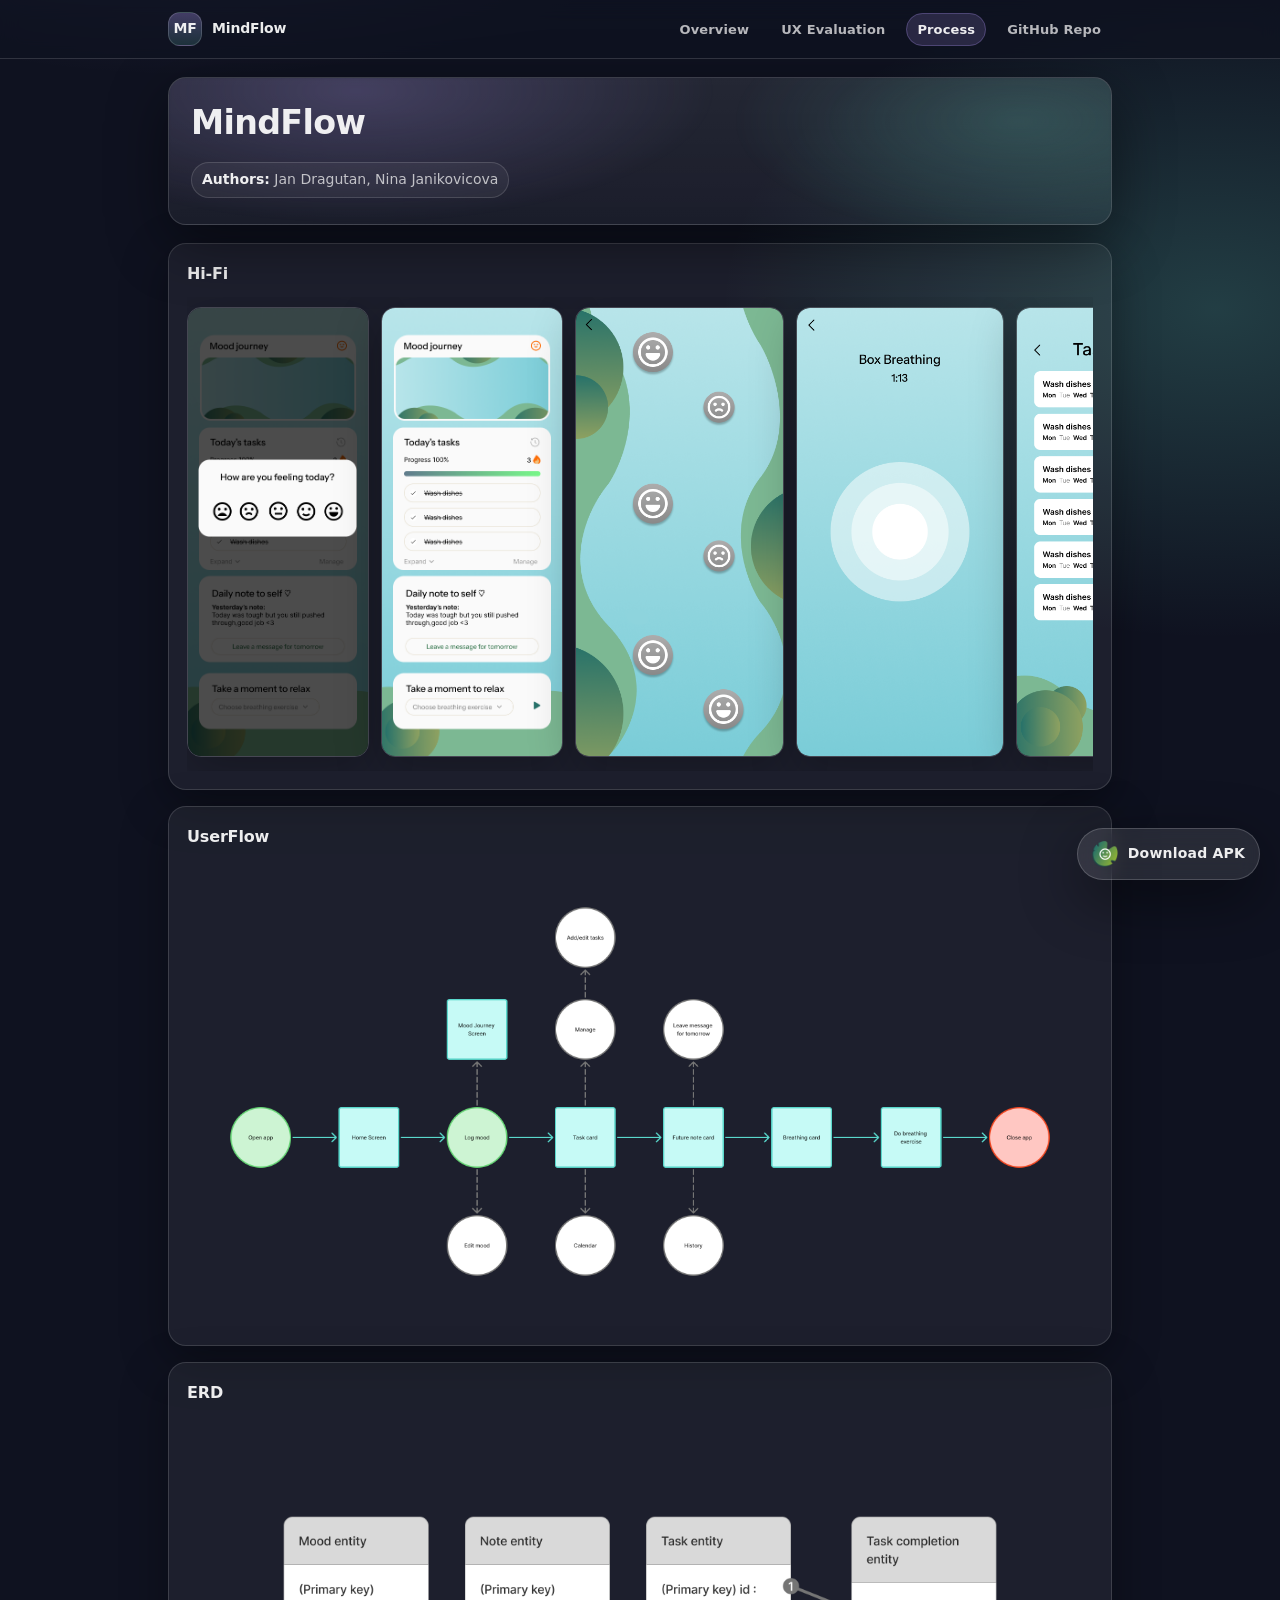
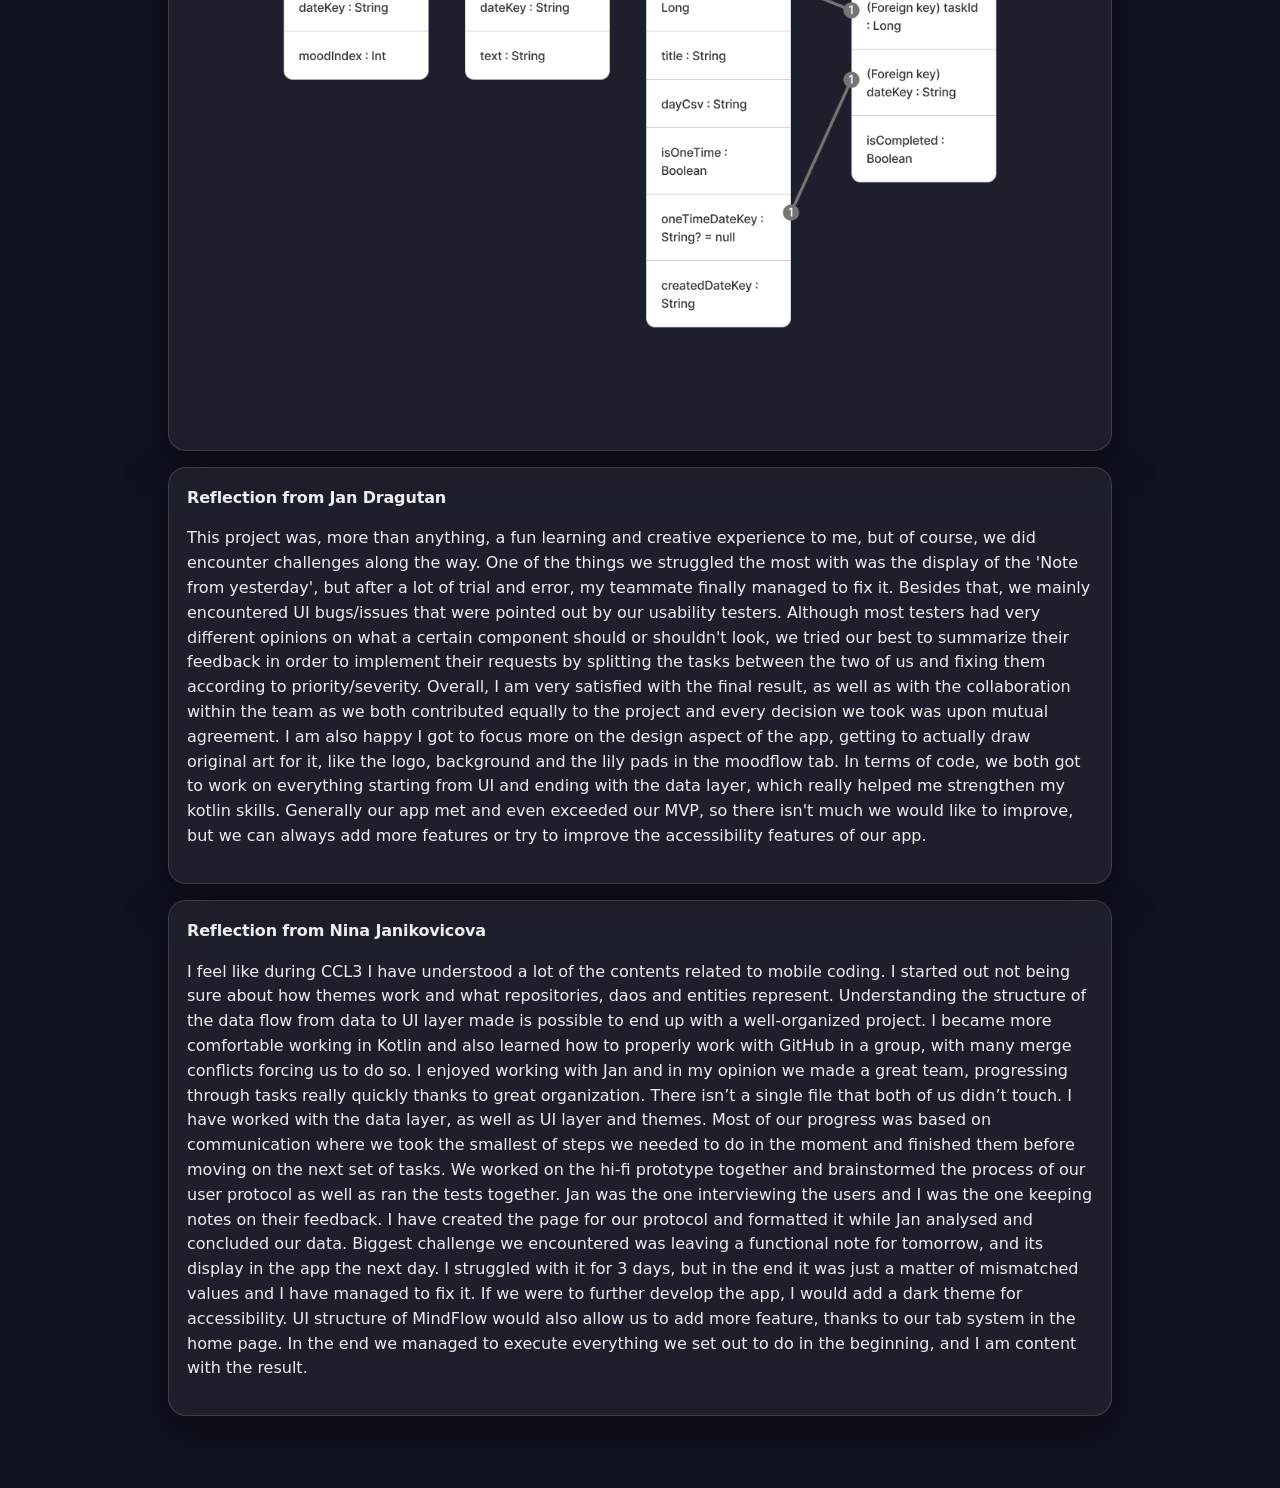
<file: docs/prcs.html>
<!DOCTYPE html>
<html lang="en">
<head>
    <meta charset="UTF-8">
    <meta name="viewport" content="width=device-width, initial-scale=1.0">
    <title>MindFlow App</title>
    <link rel="stylesheet" href="styles.css" />
</head>
<body>

    <!-- Navigation bar -->
    <nav aria-label="Primary navigation">
  <div class="nav-inner">
    <a class="brand" href="index.html">
      <div class="brand-mark">MF</div>
      <span>MindFlow</span>
    </a>

    <ul class="nav-links">
  <li><a href="index.html" >Overview</a></li>
  <li><a href="uee.html">UX Evaluation</a></li>
  <li><a href="prcs.html"aria-current="page" >Process</a></li>
  <li>
    <a
      href="https://github.com/IrisJPEG/IrisJPEG-CCL3-WS2025"
      target="_blank"
      rel="noopener noreferrer"
    >
      GitHub Repo
    </a>
  </li>
</ul>

  </div>
</nav>
<main>
        <header>
            <h1>MindFlow</h1>
            <p class="meta-pill"><strong>Authors:</strong> Jan Dragutan, Nina Janikovicova</p>
        </header>
 <section>
  <h2>Hi-Fi</h2>

 <div class="hifi-scroll" aria-label="Hi-Fi screens (scroll horizontally)">
  <img class="hifi-img" src="img/iPhone12.png" alt="iPhone 12 Screen" />
  <img class="hifi-img" src="img/iPhone9.png" alt="iPhone 9 Screen" />
  <img class="hifi-img" src="img/iPhone1.png" alt="iPhone 1 Screen" />
  <img class="hifi-img" src="img/iPhone2.png" alt="iPhone 2 Screen" />
  <img class="hifi-img" src="img/iPhone6.png" alt="iPhone 6 Screen" />
  <img class="hifi-img" src="img/iPhone8.png" alt="iPhone 8 Screen" />
  <img class="hifi-img" src="img/iPhone10.png" alt="iPhone 10 Screen" />
  <img class="hifi-img" src="img/iPhone7.png" alt="iPhone 7 Screen" />
</div>
 </section>
 <section>
<h2>UserFlow</h2>
  <!-- User flow stays below -->
  <div class="userflow-wrap">
    <img src="img/userflow.png" alt="User flow" class="userflow" />
  </div>
 </section>
 <section>
  <h2>ERD</h2>
  <!-- User flow stays below -->
  <div class="userflow-wrap">
    <img src="img/Sql_diagram.png" alt="User flow" class="userflow" />
  </div>
</section>
        <section>
            <h2>Reflection from Jan Dragutan</h2>
            <p>
                This project was, more than anything, a fun learning and creative experience to me, but of course,
                we did encounter challenges along the way. One of the things we struggled the most with was the display
                of the 'Note from yesterday', but after a lot of trial and error, my teammate finally managed to fix it. Besides
                that, we mainly encountered UI bugs/issues that were pointed out by our usability testers. Although most
                testers had very different opinions on what a certain component should or shouldn't look, we tried our best to summarize
                their feedback in order to implement their requests by splitting the tasks
                between the two of us and fixing them according to priority/severity. Overall, I am very satisfied with the final
                result, as well as with the collaboration within the team as we both contributed equally to the project and every decision we
                took was upon mutual agreement. I am also happy I got to focus more on the design aspect of the app, getting to
                actually draw original art for it, like the logo, background and the lily pads in the moodflow tab.
                In terms of code, we both got to work on everything starting from UI and ending with the data layer, which really helped me strengthen my kotlin skills.
                Generally our app met and even exceeded our MVP, so there isn't much we would like to improve, but we can always
                add more features or try to improve the accessibility features of our app.
            </p>
        </section>

        <section>
            <h2>Reflection from Nina Janikovicova</h2>
            <p>
                I feel like during CCL3 I have understood a lot of the contents related to mobile coding. I started out not being
                sure about how themes work and what repositories, daos and entities represent. Understanding the structure of the
                data flow from data to UI layer made is possible to end up with a well-organized project.  I became more
                comfortable working in Kotlin and also learned how to properly work with GitHub in a group, with many merge
                conflicts forcing us to do so. I enjoyed working with Jan and in my opinion we made a great team, progressing
                through tasks really quickly thanks to great organization. There isn’t a single file that both of us didn’t touch.
                I have worked with the data layer, as well as UI layer and themes. Most of our progress was based on communication
                where we took the smallest of steps we needed to do in the moment and finished them before moving on the next set
                of tasks. We worked on the hi-fi prototype together and brainstormed the process of our user protocol as well as
                ran the tests together. Jan was the one interviewing the users and I was the one keeping notes on their feedback.
                I have created the page for our protocol and formatted it while Jan analysed and concluded our data. Biggest
                challenge we encountered was leaving a functional note for tomorrow, and its display in the app the next day. I
                struggled with it for 3 days, but in the end it was just a matter of mismatched values and I have managed to fix
                it. If we were to further develop the app, I would add a dark theme for accessibility. UI structure of MindFlow
                would also allow us to add more feature, thanks to our tab system in the home page. In the end we managed to
                execute everything we set out to do in the beginning, and I am content with the result.
            </p>
        </section>
    </main>
<!-- Floating Download APK button -->
<a class="apk-fab"
   href="apk/MindFlow.apk"
   download="MindFlow.apk"
   aria-label="Download MindFlow APK">
  <img src="img/icon.png" alt="" class="apk-fab__icon" />
  <span class="apk-fab__text">Download APK</span>
</a>

</body>
</html>
</file>
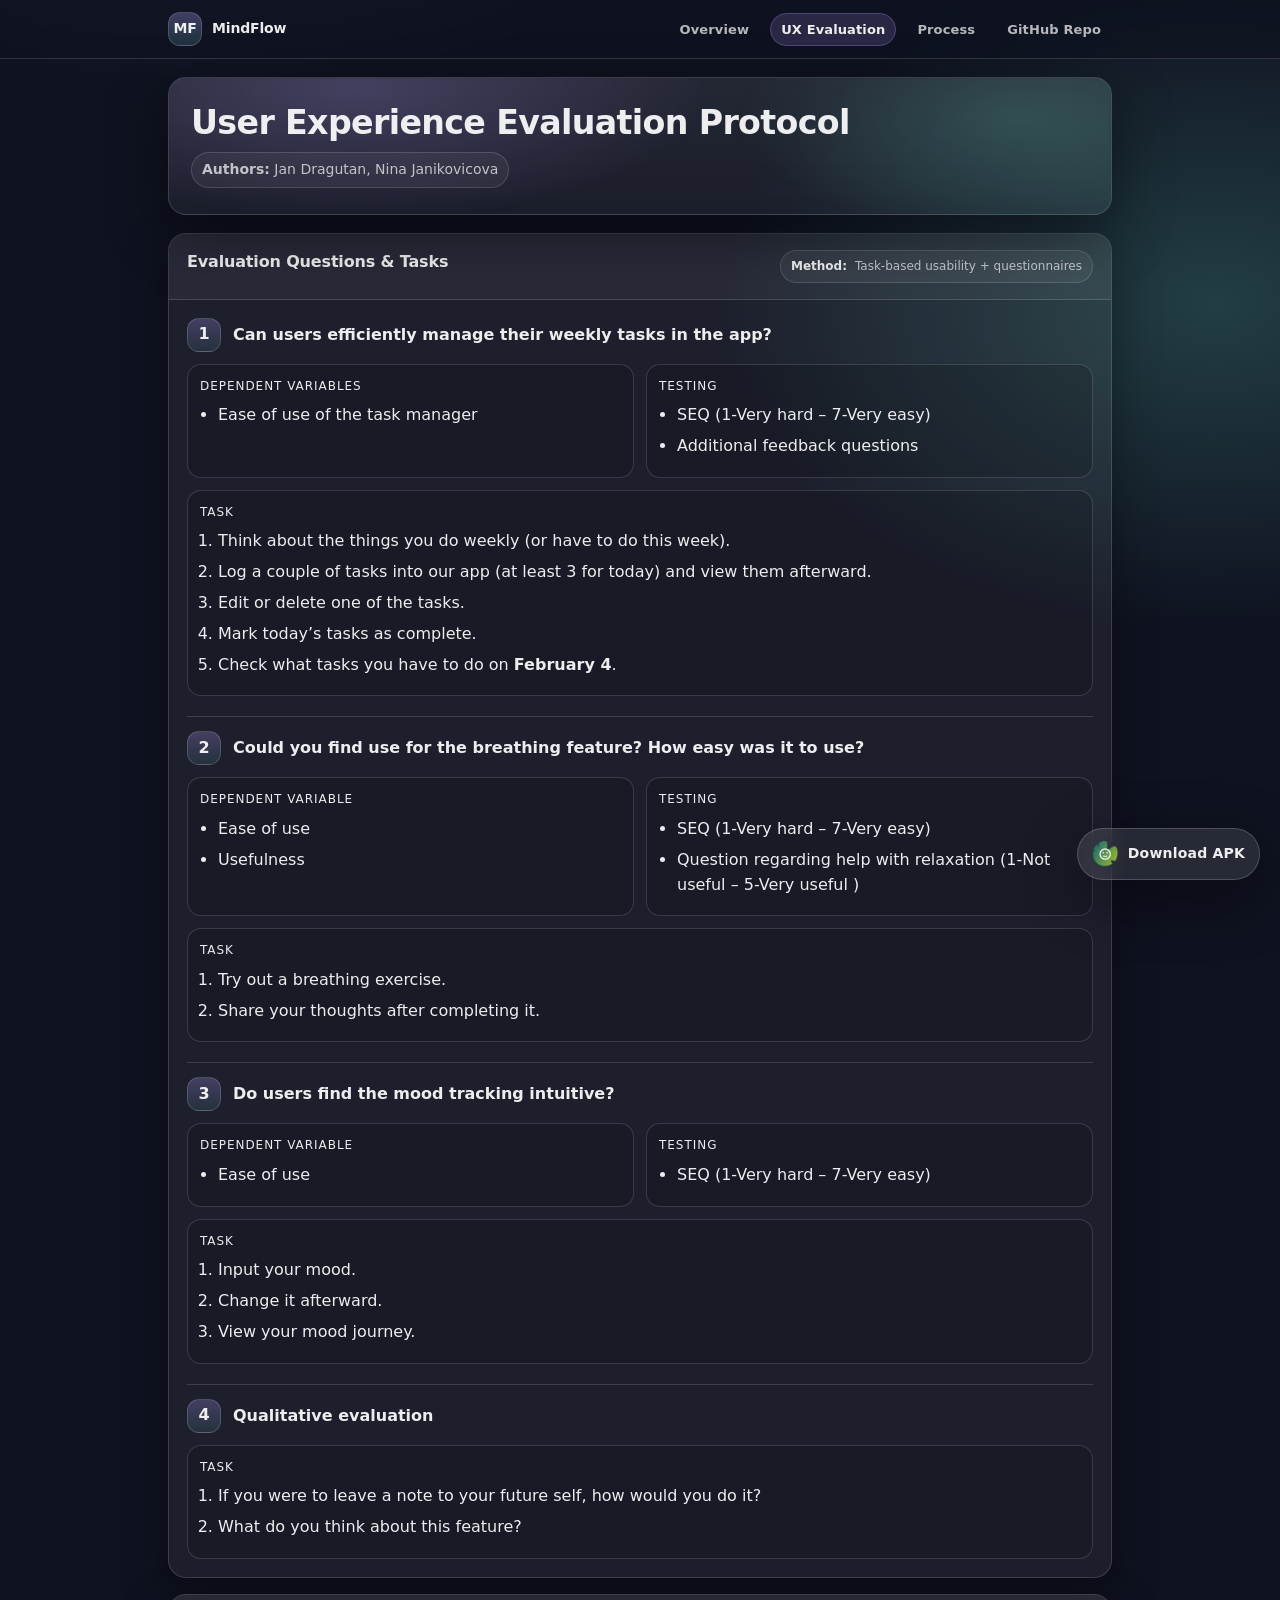
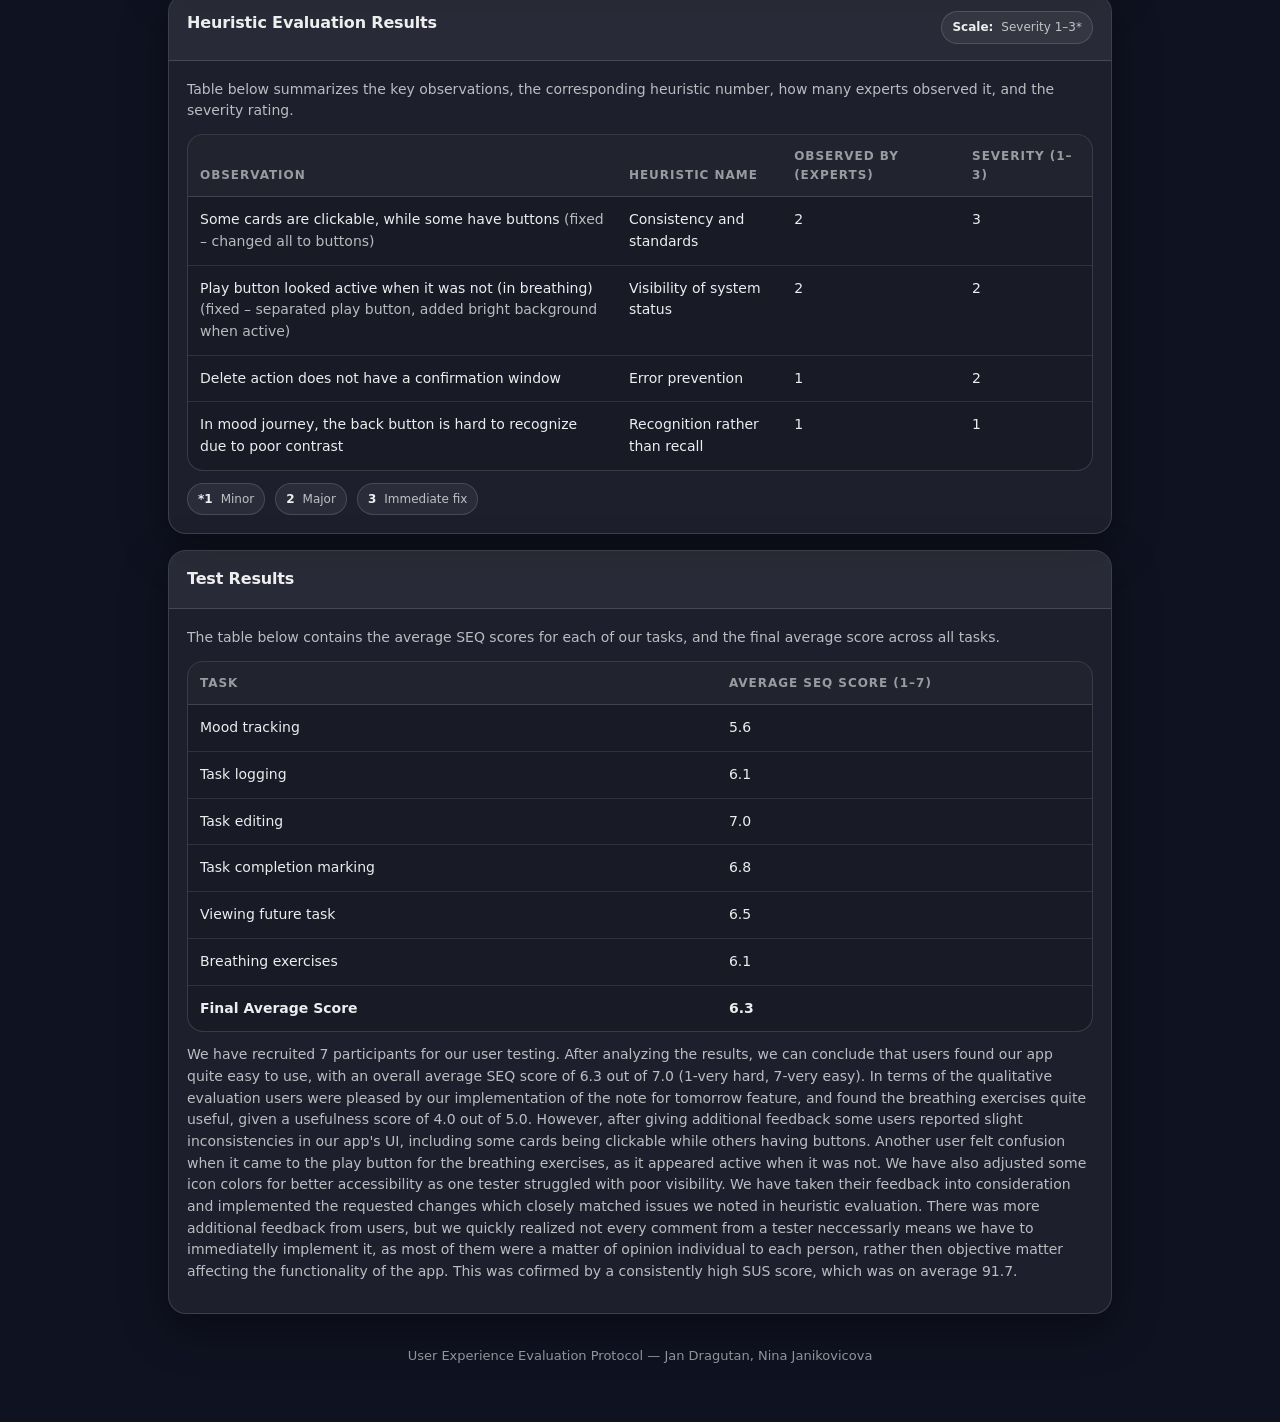
<file: docs/uee.html>
<!DOCTYPE html>
<html lang="en">
<head>
  <meta charset="UTF-8" />
  <meta name="viewport" content="width=device-width, initial-scale=1" />
  <title>User Experience Evaluation Protocol</title>
  <style>
    :root{
      --bg: #0f1220;
      --card: rgba(255,255,255,0.06);
      --card-2: rgba(255,255,255,0.09);
      --text: rgba(255,255,255,0.92);
      --muted: rgba(255,255,255,0.70);
      --faint: rgba(255,255,255,0.55);
      --line: rgba(255,255,255,0.14);
      --accent: #b79cff;
      --accent-2: #67d9c4;
      --shadow: 0 18px 60px rgba(0,0,0,0.45);
      --radius: 18px;
    }

    *{ box-sizing: border-box; }
    body{
      margin: 0;
      font-family: ui-sans-serif, system-ui, -apple-system, Segoe UI, Roboto, Arial, "Apple Color Emoji","Segoe UI Emoji";
      color: var(--text);
      background:
        radial-gradient(1200px 700px at 15% -10%, rgba(183,156,255,0.30), transparent 55%),
        radial-gradient(900px 600px at 95% 10%, rgba(103,217,196,0.22), transparent 55%),
        radial-gradient(700px 500px at 55% 110%, rgba(183,156,255,0.18), transparent 60%),
        var(--bg);
      line-height: 1.55;
    }

    a{ color: inherit; }

    /* NAV BAR */
    nav{
      position: sticky;
      top: 0;
      z-index: 50;
      backdrop-filter: blur(10px);
      background: rgba(15,18,32,0.72);
      border-bottom: 1px solid var(--line);
    }
    .nav-inner{
      max-width: 980px;
      margin: 0 auto;
      padding: 12px 18px;
      display: flex;
      align-items: center;
      justify-content: space-between;
      gap: 14px;
    }
    .brand{
      display: flex;
      align-items: center;
      gap: 10px;
      font-weight: 800;
      letter-spacing: -0.01em;
      text-decoration: none;
    }
    .brand-mark{
      width: 34px;
      height: 34px;
      border-radius: 12px;
      display: grid;
      place-items: center;
      background: linear-gradient(180deg, rgba(183,156,255,0.30), rgba(103,217,196,0.16));
      border: 1px solid rgba(255,255,255,0.16);
      color: var(--text);
      font-size: 14px;
    }
    .brand span{
      color: var(--text);
      font-size: 14px;
      white-space: nowrap;
    }
    .nav-links{
      list-style: none;
      display: flex;
      gap: 10px;
      margin: 0;
      padding: 0;
      flex-wrap: wrap;
      justify-content: flex-end;
    }
    .nav-links a{
      text-decoration: none;
      padding: 8px 10px;
      border-radius: 999px;
      border: 1px solid transparent;
      color: var(--muted);
      font-size: 13px;
      font-weight: 600;
      letter-spacing: 0.01em;
    }
    .nav-links a:hover{
      color: var(--text);
      background: rgba(255,255,255,0.06);
      border-color: rgba(255,255,255,0.10);
    }
    /* optional: mark current page */
    .nav-links a[aria-current="page"]{
      color: var(--text);
      background: rgba(183,156,255,0.16);
      border-color: rgba(183,156,255,0.26);
    }

    .wrap{
      max-width: 980px;
      margin: 0 auto;
      padding: 18px 18px 56px; /* slightly reduced because nav is sticky */
    }

    header{
      padding: 26px 22px;
      border: 1px solid var(--line);
      background: linear-gradient(180deg, rgba(255,255,255,0.09), rgba(255,255,255,0.05));
      border-radius: var(--radius);
      box-shadow: var(--shadow);
      position: relative;
      overflow: hidden;
    }
    header:before{
      content:"";
      position:absolute;
      inset:-2px;
      background: radial-gradient(600px 220px at 20% 10%, rgba(183,156,255,0.22), transparent 60%),
                  radial-gradient(520px 220px at 90% 30%, rgba(103,217,196,0.18), transparent 55%);
      pointer-events:none;
      filter: blur(2px);
    }
    header > *{ position: relative; }

    .kicker{
      display: inline-flex;
      gap: 10px;
      align-items: center;
      font-size: 12px;
      letter-spacing: 0.12em;
      text-transform: uppercase;
      color: var(--muted);
      margin-bottom: 10px;
    }
    .pill{
      display: inline-flex;
      align-items: center;
      gap: 8px;
      padding: 6px 10px;
      border-radius: 999px;
      background: rgba(255,255,255,0.08);
      border: 1px solid var(--line);
      font-weight: 600;
      letter-spacing: 0.08em;
      text-transform: uppercase;
      font-size: 11px;
      color: var(--muted);
    }
    h1{
      margin: 0 0 10px;
      font-size: clamp(22px, 2.6vw, 34px);
      line-height: 1.15;
      letter-spacing: -0.02em;
    }
    .meta{
      display: flex;
      flex-wrap: wrap;
      gap: 10px 12px;
      margin-top: 10px;
      color: var(--muted);
      font-size: 14px;
    }
    .meta span{
      padding: 6px 10px;
      border: 1px solid var(--line);
      border-radius: 999px;
      background: rgba(255,255,255,0.05);
    }

    main{
      margin-top: 18px;
      display: grid;
      gap: 16px;
    }

    .card{
      border: 1px solid var(--line);
      border-radius: var(--radius);
      background: rgba(255,255,255,0.06);
      box-shadow: 0 14px 46px rgba(0,0,0,0.35);
      overflow: hidden;
    }
    .card .hd{
      padding: 16px 18px;
      background: rgba(255,255,255,0.05);
      border-bottom: 1px solid var(--line);
      display: flex;
      align-items: flex-start;
      justify-content: space-between;
      gap: 12px;
    }
    .card .hd h2{
      margin: 0;
      font-size: 16px;
      letter-spacing: -0.01em;
    }
    .card .bd{
      padding: 18px;
    }

    .note{
      color: var(--muted);
      font-size: 14px;
      margin: 0;
    }

    .q{
      display: grid;
      gap: 12px;
    }
    .q-title{
      display: flex;
      gap: 12px;
      align-items: center;
    }
    .q-num{
      width: 34px;
      height: 34px;
      border-radius: 12px;
      display: grid;
      place-items: center;
      background: linear-gradient(180deg, rgba(183,156,255,0.26), rgba(103,217,196,0.10));
      border: 1px solid rgba(255,255,255,0.16);
      color: rgba(255,255,255,0.92);
      font-weight: 700;
      flex: 0 0 auto;
    }
    .q-title h3{
      margin: 0;
      font-size: 16px;
      line-height: 1.25;
    }

    .grid-2{
      display: grid;
      grid-template-columns: 1fr;
      gap: 12px;
    }
    @media (min-width: 820px){
      .grid-2{ grid-template-columns: 1fr 1fr; }
    }

    .label{
      font-size: 12px;
      letter-spacing: 0.08em;
      text-transform: uppercase;
      color: var(--faint);
      margin: 0 0 6px;
    }
    .box{
      border: 1px solid var(--line);
      border-radius: 14px;
      background: rgba(0,0,0,0.14);
      padding: 12px 12px;
    }
    .box ul, .box ol{
      margin: 8px 0 0 18px;
      padding: 0;
    }
    .box li{ margin: 6px 0; color: var(--text); }
    .box p{ margin: 0; color: var(--text); }

    /* Table */
    table{
      width: 100%;
      border-collapse: separate;
      border-spacing: 0;
      overflow: hidden;
      border: 1px solid var(--line);
      border-radius: 16px;
      background: rgba(0,0,0,0.14);
    }
    thead th{
      text-align: left;
      font-size: 12px;
      letter-spacing: 0.08em;
      text-transform: uppercase;
      color: var(--faint);
      padding: 12px 12px;
      border-bottom: 1px solid var(--line);
      background: rgba(255,255,255,0.04);
      vertical-align: bottom;
    }
    tbody td{
      padding: 12px 12px;
      border-bottom: 1px solid rgba(255,255,255,0.10);
      color: var(--text);
      vertical-align: top;
      font-size: 14px;
    }
    tbody tr:last-child td{ border-bottom: 0; }
    .muted{ color: var(--muted); }

    .tag{
      display: inline-flex;
      align-items: center;
      gap: 8px;
      padding: 6px 10px;
      border-radius: 999px;
      border: 1px solid var(--line);
      background: rgba(255,255,255,0.06);
      color: var(--muted);
      font-size: 12px;
      white-space: nowrap;
    }
    .tag strong{ color: var(--text); font-weight: 700; }

    .legend{
      display: flex;
      flex-wrap: wrap;
      gap: 10px;
      margin-top: 12px;
    }

    footer{
      margin-top: 16px;
      color: var(--faint);
      font-size: 13px;
      text-align: center;
    }

    /* Floating APK download button (bottom-right) */
.apk-fab{
  position: fixed;
  right: 20px;
  bottom: 20px;
  z-index: 9999;

  display: inline-flex;
  align-items: center;
  gap: 10px;

  padding: 12px 14px;
  border-radius: 999px;

  background: rgba(255,255,255,0.10);
  border: 1px solid rgba(255,255,255,0.18);
  backdrop-filter: blur(10px);

  color: rgba(255,255,255,0.92);
  text-decoration: none;

  box-shadow: 0 18px 60px rgba(0,0,0,0.45);
}

.apk-fab:hover{
  transform: translateY(-1px);
  background: rgba(255,255,255,0.14);
}

.apk-fab:active{
  transform: translateY(0px);
}

.apk-fab:focus-visible{
  outline: 2px solid rgba(183,156,255,0.9);
  outline-offset: 3px;
}

.apk-fab__icon{
  width: 26px;
  height: 26px;
  border-radius: 8px;
  object-fit: cover;
  flex: 0 0 auto;
}

.apk-fab__text{
  font-size: 14px;
  font-weight: 600;
  letter-spacing: 0.2px;
  white-space: nowrap;
}

/* Mobile: make it a compact pill */
@media (max-width: 480px){
  .apk-fab{
    right: 14px;
    bottom: 14px;
    padding: 10px 12px;
  }
  .apk-fab__text{
    font-size: 13px;
  }
}


    /* Print-friendly */
    @media print{
      nav{ display: none; }
      body{ background: #fff; color: #111; }
      header, .card{ box-shadow: none; }
      .card, header{ border-color: #ddd; background: #fff; }
      .pill, .meta span, .tag, table{ border-color: #ddd; }
      .box{ background: #fff; border-color: #ddd; }
      .label, .muted, .note{ color: #444; }
      thead th{ color: #444; }
    }
  </style>
</head>

<body>

  <!-- NAV BAR (links back to overview) -->
  <nav aria-label="Primary navigation">
    <div class="nav-inner">
      <a class="brand" href="index.html">
        <div class="brand-mark">MF</div>
        <span>MindFlow</span>
      </a>

      <ul class="nav-links">
  <li><a href="index.html" >Overview</a></li>
  <li><a href="uee.html"aria-current="page">UX Evaluation</a></li>
  <li><a href="prcs.html">Process</a></li>
  <li>
    <a
      href="https://github.com/IrisJPEG/IrisJPEG-CCL3-WS2025"
      target="_blank"
      rel="noopener noreferrer"
    >
      GitHub Repo
    </a>
  </li>
</ul>
    </div>
  </nav>

  <div class="wrap">
    <header>
      
      <h1>User Experience Evaluation Protocol</h1>
      <div class="meta">
        <span><strong>Authors:</strong> Jan Dragutan, Nina Janikovicova</span>
      </div>
    </header>

    <main>
      <!-- Questions -->
      <section class="card" aria-label="Evaluation Questions">
        <div class="hd">
          <h2>Evaluation Questions & Tasks</h2>
          <span class="tag"><strong>Method:</strong> Task-based usability + questionnaires</span>
        </div>
        <div class="bd">
          <div class="q">
            <!-- Q1 -->
            <div class="q-title">
              <div class="q-num">1</div>
              <h3>Can users efficiently manage their weekly tasks in the app?</h3>
            </div>

            <div class="grid-2">
              <div class="box">
                <p class="label">Dependent variables</p>
                <ul>
                  <li>Ease of use of the task manager </li>
                  
                  
                </ul>
              </div>

              <div class="box">
                <p class="label">Testing</p>
                <ul>
                  <li>SEQ (1-Very hard – 7-Very easy)</li>
                  <li>Additional feedback questions</li>
                </ul>
              </div>
            </div>

            <div class="box">
              <p class="label">Task</p>
              <ol>
                <li>Think about the things you do weekly (or have to do this week).</li>
                <li>Log a couple of tasks into our app (at least 3 for today) and view them afterward.</li>
                <li>Edit or delete one of the tasks.</li>
                <li>Mark today’s tasks as complete.</li>
                <li>Check what tasks you have to do on <strong>February 4</strong>.</li>
              </ol>
            </div>

            <hr style="border:0;border-top:1px solid var(--line); margin: 8px 0 2px;">

            <!-- Q2 -->
            <div class="q-title">
              <div class="q-num">2</div>
              <h3>Could you find use for the breathing feature? How easy was it to use?</h3>
            </div>

            <div class="grid-2">
              <div class="box">
                <p class="label">Dependent variable</p>
                <ul>
                  <li>Ease of use </li>
                  <li>Usefulness </li>
                </ul>
              </div>

              <div class="box">
                <p class="label">Testing</p>
                <ul>
                  <li>SEQ (1-Very hard – 7-Very easy)</li>
                  <li>Question regarding help with relaxation (1-Not useful – 5-Very useful )</li>
                </ul>
              </div>
            </div>

            <div class="box">
              <p class="label">Task</p>
              <ol>
                <li>Try out a breathing exercise.</li>
                <li>Share your thoughts after completing it.</li>
              </ol>
            </div>

            <hr style="border:0;border-top:1px solid var(--line); margin: 8px 0 2px;">

            <!-- Q3 -->
            <div class="q-title">
              <div class="q-num">3</div>
              <h3>Do users find the mood tracking intuitive?</h3>
            </div>

            <div class="grid-2">
              <div class="box">
                <p class="label">Dependent variable</p>
                <ul>
                  <li>Ease of use </li>
                </ul>
              </div>

              <div class="box">
                <p class="label">Testing</p>
                <ul>
                  <li>SEQ (1-Very hard – 7-Very easy)</li>
                </ul>
              </div>
            </div>

            <div class="box">
              <p class="label">Task</p>
              <ol>
                <li>Input your mood.</li>
                <li>Change it afterward.</li>
                <li>View your mood journey.</li>
              </ol>
            </div>

            <hr style="border:0;border-top:1px solid var(--line); margin: 8px 0 2px;">

            <!-- Q4 -->
            <div class="q-title">
              <div class="q-num">4</div>
              <h3>Qualitative evaluation</h3>
            </div>

            <div class="box">
              <p class="label">Task</p>
              <ol>
                <li>If you were to leave a note to your future self, how would you do it?</li>
                <li>What do you think about this feature?</li>
              </ol>
            </div>
          </div>
        </div>
      </section>

      <!-- Heuristic Evaluation Results -->
      <section class="card" aria-label="Heuristic Evaluation Results">
        <div class="hd">
          <h2>Heuristic Evaluation Results</h2>
          <span class="tag"><strong>Scale:</strong> Severity 1–3*</span>
        </div>
        <div class="bd">
          <p class="note">
            Table below summarizes the key observations, the corresponding heuristic number, how many experts observed it,
            and the severity rating.
          </p>

          <div style="margin-top: 12px; overflow-x: auto;">
            <table>
              <thead>
                <tr>
                  <th style="min-width: 320px;">Observation</th>
                  <th style="min-width: 150px;">Heuristic name</th>
                  <th style="min-width: 170px;">Observed by (experts)</th>
                  <th style="min-width: 130px;">Severity (1–3)</th>
                </tr>
              </thead>
              <tbody>
                <tr>
                  <td>
                    Some cards are clickable, while some have buttons
                    <span class="muted">(fixed – changed all to buttons)</span>
                  </td>
                  <td>Consistency and standards</td>
                  <td>2</td>
                  <td>3</td>
                </tr>
                <tr>
                  <td>
                    Play button looked active when it was not (in breathing)
                    <span class="muted">(fixed – separated play button, added bright background when active)</span>
                  </td>
                  <td>Visibility of system status</td>
                  <td>2</td>
                  <td>2</td>
                </tr>
                <tr>
                  <td>
                    Delete action does not have a confirmation window
                  </td>
                  <td>Error prevention</td>
                  <td>1</td>
                  <td>2</td>
                </tr>
                <tr>
                  <td>
                    In mood journey, the back button is hard to recognize due to poor contrast
                  </td>
                  <td>Recognition rather than recall</td>
                  <td>1</td>
                  <td>1</td>
                </tr>
              </tbody>
            </table>
          </div>

          <div class="legend" aria-label="Severity legend">
            <span class="tag"><strong>*1</strong> Minor</span>
            <span class="tag"><strong>2</strong> Major</span>
            <span class="tag"><strong>3</strong> Immediate fix</span>
          </div>
        </div>
      </section>

      <section class="card">
        <div class="hd" >
          <h2>Test Results</h2>
        </div>
        <div class="bd">
            <p class="note" style="margin-bottom: 12px; overflow-x: auto;">
                The table below contains the average SEQ scores for each of our tasks, and the final average score across all tasks.
            </p>
          <table>
            <thead>
              <tr>
                <th style="min-width: 320px;">Task</th>
                <th style="min-width: 150px;">Average SEQ Score (1–7)</th>
              </tr>
            </thead>
            <tbody>
              <tr>
                <td>Mood tracking</td>
                <td>5.6</td>
              </tr>
              <tr>
                <td>Task logging</td>
                <td>6.1</td>
              </tr>
              <tr>
                <td>Task editing</td>
                <td>7.0</td>
              </tr>
              <tr>
                <td>Task completion marking</td>
                <td>6.8</td>
              </tr>
              <tr>
                <td>Viewing future task</td>
                <td>6.5</td>
              </tr>
              <tr>
                <td>Breathing exercises</td>
                <td>6.1</td>
              </tr>
              <tr>
                <td><strong>Final Average Score</strong></td>
                <td><strong>6.3</strong></td>
              </tr>
            </tbody>
          </table>
          <p class = "note" style="margin-bottom: 12px; margin-top: 12px; overflow-x: auto;">
            We have recruited 7 participants for our user testing. After analyzing the results, we can conclude that users found our app quite easy to use, with an overall
            average SEQ score of 6.3 out of 7.0 (1-very hard, 7-very easy). In terms of the qualitative evaluation users were pleased by our implementation of the note for tomorrow feature, and found the breathing exercises quite useful, given a usefulness score of 4.0 out of 5.0. However, after giving additional feedback some users
            reported slight inconsistencies in our app's UI, including some cards being clickable while others having buttons. 
            Another user felt confusion when it came to the play button for the breathing exercises, as it appeared active when it was not. We have also adjusted some icon colors for better accessibility as one tester struggled with poor visibility. We have taken their feedback into consideration and implemented the requested changes which closely matched issues we noted in heuristic evaluation.
            There was more additional feedback from users, but we quickly realized not every comment from a tester neccessarly means we have to immediatelly implement it, as most of them were a matter of opinion individual to each person, rather then objective matter affecting the functionality of the app. This was cofirmed by a consistently high SUS score, which was on average 91.7.
            
          </p>
        </div>
      </section>

      <footer>
        User Experience Evaluation Protocol — Jan Dragutan, Nina Janikovicova
      </footer>
    </main>
  </div>
  <!-- Floating Download APK button -->
<a class="apk-fab"
   href="apk/MindFlow.apk"
   download="MindFlow.apk"
   aria-label="Download MindFlow APK">
  <img src="img/icon.png" alt="" class="apk-fab__icon" />
  <span class="apk-fab__text">Download APK</span>
</a>

</body>
</html>
</file>
<file: docs/styles.css>
:root{
  --bg: #0f1220;
  --card: rgba(255,255,255,0.06);
  --card-2: rgba(255,255,255,0.09);
  --text: rgba(255,255,255,0.92);
  --muted: rgba(255,255,255,0.70);
  --faint: rgba(255,255,255,0.55);
  --line: rgba(255,255,255,0.14);
  --accent: #b79cff;
  --accent-2: #67d9c4;
  --shadow: 0 18px 60px rgba(0,0,0,0.45);
  --radius: 18px;
}

*{ box-sizing: border-box; }

body{
  margin: 0;
  font-family: ui-sans-serif, system-ui, -apple-system, Segoe UI, Roboto, Arial, "Apple Color Emoji","Segoe UI Emoji";
  color: var(--text);
  background:
    radial-gradient(1200px 700px at 15% -10%, rgba(183,156,255,0.30), transparent 55%),
    radial-gradient(900px 600px at 95% 10%, rgba(103,217,196,0.22), transparent 55%),
    radial-gradient(700px 500px at 55% 110%, rgba(183,156,255,0.18), transparent 60%),
    var(--bg);
  line-height: 1.55;
}

a{ color: inherit; }

/* NAV BAR */
nav{
  position: sticky;
  top: 0;
  z-index: 50;
  backdrop-filter: blur(10px);
  background: rgba(15,18,32,0.72);
  border-bottom: 1px solid var(--line);
}

/* Supports BOTH your old index.html nav markup and the uee.html nav markup */
.nav-inner,
nav{
  /* when nav is the container (index.html), these won't hurt */
}

.nav-inner{
  max-width: 980px;
  margin: 0 auto;
  padding: 12px 18px;
  display: flex;
  align-items: center;
  justify-content: space-between;
  gap: 14px;
}

/* Index.html currently has: <div class="logo">MindFlow</div> */
nav .logo{
  font-size: 14px;
  font-weight: 800;
  letter-spacing: -0.01em;
  color: var(--text);
}

/* uee.html brand */
.brand{
  display: flex;
  align-items: center;
  gap: 10px;
  font-weight: 800;
  letter-spacing: -0.01em;
  text-decoration: none;
}
.brand-mark{
  width: 34px;
  height: 34px;
  border-radius: 12px;
  display: grid;
  place-items: center;
  background: linear-gradient(180deg, rgba(183,156,255,0.30), rgba(103,217,196,0.16));
  border: 1px solid rgba(255,255,255,0.16);
  color: var(--text);
  font-size: 14px;
}
.brand span{
  color: var(--text);
  font-size: 14px;
  white-space: nowrap;
}

/* Index.html nav list: nav ul */
nav ul{
  list-style: none;
  display: flex;
  gap: 10px;
  margin: 0;
  padding: 0;
  flex-wrap: wrap;
  justify-content: flex-end;
}
nav ul li{ margin: 0; }

nav ul li a,
.nav-links a{
  text-decoration: none;
  padding: 8px 10px;
  border-radius: 999px;
  border: 1px solid transparent;
  color: var(--muted);
  font-size: 13px;
  font-weight: 600;
  letter-spacing: 0.01em;
}

nav ul li a:hover,
.nav-links a:hover{
  color: var(--text);
  background: rgba(255,255,255,0.06);
  border-color: rgba(255,255,255,0.10);
}

/* optional: mark current page */
.nav-links a[aria-current="page"],
nav ul li a[aria-current="page"]{
  color: var(--text);
  background: rgba(183,156,255,0.16);
  border-color: rgba(183,156,255,0.26);
}

/* Layout wrappers */
.wrap,
main{
  max-width: 980px;
  margin: 0 auto;
  padding: 18px 18px 56px;
}

/* Index.html uses <main> and <header> */
header{
  padding: 26px 22px;
  border: 1px solid var(--line);
  background: linear-gradient(180deg, rgba(255,255,255,0.09), rgba(255,255,255,0.05));
  border-radius: var(--radius);
  box-shadow: var(--shadow);
  position: relative;
  overflow: hidden;
  text-align: left; /* overrides your old centered style */
  margin-bottom: 18px;
}

header:before{
  content:"";
  position:absolute;
  inset:-2px;
  background:
    radial-gradient(600px 220px at 20% 10%, rgba(183,156,255,0.22), transparent 60%),
    radial-gradient(520px 220px at 90% 30%, rgba(103,217,196,0.18), transparent 55%);
  pointer-events:none;
  filter: blur(2px);
}

header > *{ position: relative; }

.meta-pill{
  display: inline-block;
  margin-top: 10px;
  padding: 6px 10px;
  border: 1px solid var(--line);
  border-radius: 999px;
  background: rgba(255,255,255,0.05);
  color: var(--muted);
  font-size: 14px;
}
.meta-pill strong{ color: var(--text); font-weight: 700; }


h1{
  margin: 0 0 10px;
  font-size: clamp(22px, 2.6vw, 34px);
  line-height: 1.15;
  letter-spacing: -0.02em;
  color: var(--text);
}

header p{
  margin: 0;
  color: var(--muted);
  font-size: 14px;
}

/* Sections on index.html */
section{
  border: 1px solid var(--line);
  border-radius: var(--radius);
  background: rgba(255,255,255,0.06);
  box-shadow: 0 14px 46px rgba(0,0,0,0.35);
  padding: 18px;
  margin: 0 0 16px 0;
}

h2{
  margin: 0 0 10px 0;
  font-size: 16px;
  letter-spacing: -0.01em;
  color: var(--text);
}

p{ color: var(--text); }

ul{
  margin: 8px 0 0 18px;
  padding: 0;
}
li{ margin: 6px 0; color: var(--text); }

.hifi-scroll{
  display: flex;
  gap: 12px;
  overflow-x: auto;
  padding: 10px 6px 14px;
  margin-top: 6px;

  overscroll-behavior-x: contain;
  -webkit-overflow-scrolling: touch;

  /* optional */
  scroll-snap-type: x mandatory;
  align-items: flex-start; /* prevents vertical stretching */
}

.hifi-scroll .hifi-img{
  flex: 0 0 auto;
  width: auto !important;
  max-width: none !important;
  height: auto !important;

  max-height: 450px;   /* ← adjust this number */

  display: block;
  margin: 0 !important;

  border: 1px solid rgba(255,255,255,0.18);
  border-radius: 14px;
  box-shadow: 0 14px 46px rgba(0,0,0,0.25);

  scroll-snap-align: start;
}



/* Make items in the horizontal scroller behave like cards */
.hifi-scroll img{
  flex: 0 0 auto;

  /* adjust to taste */
  width: 240px;
  max-width: 70vw;

  /* keep your existing image look, but remove auto-centering */
  margin: 0;

  scroll-snap-align: start;
}

/* Optional: subtle scrollbar styling (works in modern browsers) */
.hifi-scroll{
  scrollbar-width: thin;
  scrollbar-color: rgba(255,255,255,0.18) transparent;
}
.hifi-scroll::-webkit-scrollbar{
  height: 10px;
}
.hifi-scroll::-webkit-scrollbar-track{
  background: transparent;
}
.hifi-scroll::-webkit-scrollbar-thumb{
  background: rgba(255,255,255,0.16);
  border-radius: 999px;
  border: 2px solid transparent;
  background-clip: padding-box;
}

/* User flow stays under the scroller and uses full available width */
.userflow-wrap{
  margin-top: 14px;
}
.userflow{
  max-width: 980px; /* match your page max width */
  width: 100%;
  margin: 0 auto;
}

/* Default images on the page (NOT the Hi-Fi scroller) */
section img:not(.userflow):not(.hifi-img){
  width: 100%;
  max-width: 520px;
  display: block;
  margin: 14px auto;
  border: 1px solid rgba(255,255,255,0.18);
  border-radius: 14px;
  box-shadow: 0 14px 46px rgba(0,0,0,0.25);
}

/* Floating APK download button (bottom-right) */
.apk-fab{
  position: fixed;
  right: 20px;
  bottom: 20px;
  z-index: 9999;

  display: inline-flex;
  align-items: center;
  gap: 10px;

  padding: 12px 14px;
  border-radius: 999px;

  background: rgba(255,255,255,0.10);
  border: 1px solid rgba(255,255,255,0.18);
  backdrop-filter: blur(10px);

  color: rgba(255,255,255,0.92);
  text-decoration: none;

  box-shadow: 0 18px 60px rgba(0,0,0,0.45);
}

.apk-fab:hover{
  transform: translateY(-1px);
  background: rgba(255,255,255,0.14);
}

.apk-fab:active{
  transform: translateY(0px);
}

.apk-fab:focus-visible{
  outline: 2px solid rgba(183,156,255,0.9);
  outline-offset: 3px;
}

.apk-fab__icon{
  width: 26px;
  height: 26px;
  border-radius: 8px;
  object-fit: cover;
  flex: 0 0 auto;
}

.apk-fab__text{
  font-size: 14px;
  font-weight: 600;
  letter-spacing: 0.2px;
  white-space: nowrap;
}

.video-wrap {
  display: flex;
  justify-content: center;
  margin-top: 1.5rem;
}

.video-wrap video {
  width: 100%;
  max-width: 450px;      /* adjust to taste (800–1000px works well) */
  border-radius: 16px;
  box-shadow: 0 18px 40px rgba(0, 0, 0, 0.35);
  background: #000;      /* prevents white flashes before load */
}



/* Mobile: make it a compact pill */
@media (max-width: 480px){
  .apk-fab{
    right: 14px;
    bottom: 14px;
    padding: 10px 12px;
  }
  .apk-fab__text{
    font-size: 13px;
  }
}


/* Print-friendly (matches uee.html behavior) */
@media print{
  nav{ display: none; }
  body{ background: #fff; color: #111; }
  header, section{ box-shadow: none; }
  header, section{ border-color: #ddd; background: #fff; }
  h1, h2, p, li{ color: #111; }
}
</file>
